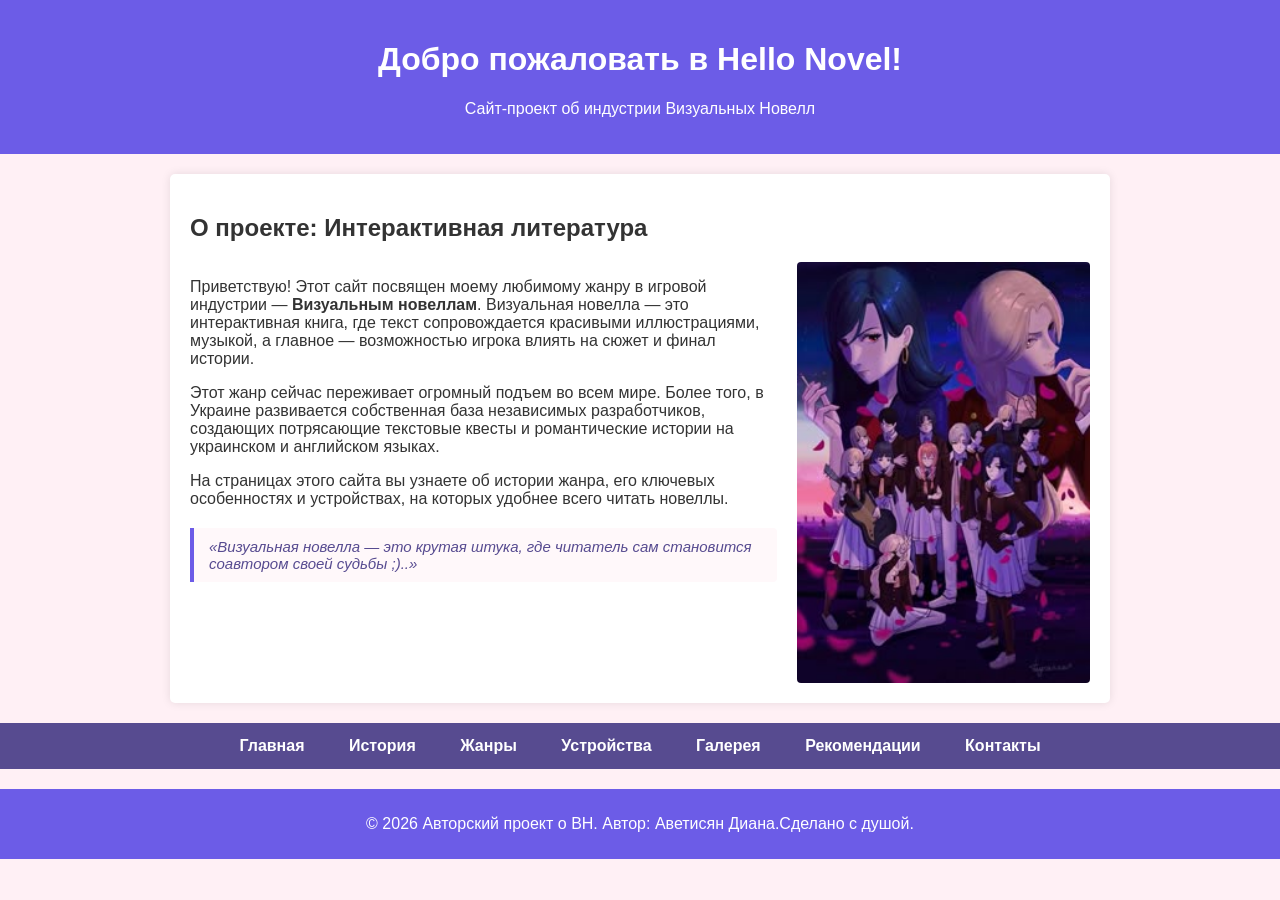
<file: index.html>
<!DOCTYPE html>
<html lang="ru">
<head>
    <meta charset="UTF-8">
    <meta name="viewport" content="width=device-width, initial-scale=1.0">
    <title>Визуальные Новеллы - Главная</title>
    <link rel="stylesheet" href="style.css">
</head>
<body>

    <header>
        <h1>Добро пожаловать в Hello Novel!</h1>
        <p>Сайт-проект об индустрии Визуальных Новелл</p>
    </header>
    <div class="container">
        <h2>О проекте: Интерактивная литература</h2>
        
        <!-- Главный блок, который разделит страницу на два боковых столбца -->
        <div class="main-content-block">
            
            <!-- Левая сторона: Текст -->
            <div class="main-text">
                <p>Приветствую! Этот сайт посвящен моему любимому жанру в игровой индустрии — <strong>Визуальным новеллам</strong>. Визуальная новелла — это интерактивная книга, где текст сопровождается красивыми иллюстрациями, музыкой, а главное — возможностью игрока влиять на сюжет и финал истории.</p>
                <p>Этот жанр сейчас переживает огромный подъем во всем мире. Более того, в Украине развивается собственная база независимых разработчиков, создающих потрясающие текстовые квесты и романтические истории на украинском и английском языках.</p>
                <p>На страницах этого сайта вы узнаете об истории жанра, его ключевых особенностях и устройствах, на которых удобнее всего читать новеллы. </p>
                
                <!-- Та самая простенькая, но интересная фишка: Цитата в рамке -->
                <div class="quote-box">
                    <p><em>«Визуальная новелла — это крутая штука, где читатель сам становится соавтором своей судьбы ;)..»</em></p>
                </div>
            </div>

            <!-- Правая сторона: Картинка, которая теперь будет СБОКУ -->
            <div class="main-sidebar-img">
                <img src="main.jpg" alt="Красивый арт из визуальной новеллы">
            </div>

        </div>
    </div>

    <nav>
        <ul>
            <li><a href="index.html">Главная</a></li>
            <li><a href="history.html">История</a></li>
            <li><a href="genres.html">Жанры</a></li>
            <li><a href="devices.html">Устройства</a></li>
            <li><a href="gallery.html">Галерея</a></li>
			<li><a href="recommendations.html">Рекомендации</a></li>
            <li><a href="contacts.html">Контакты</a></li>
        </ul>
    </nav>

        


    <footer>
        <p>&copy; 2026 Авторский проект о ВН. Автор: Аветисян Диана.Сделано с душой.</p>
    </footer>

</body>
</html>
</file>
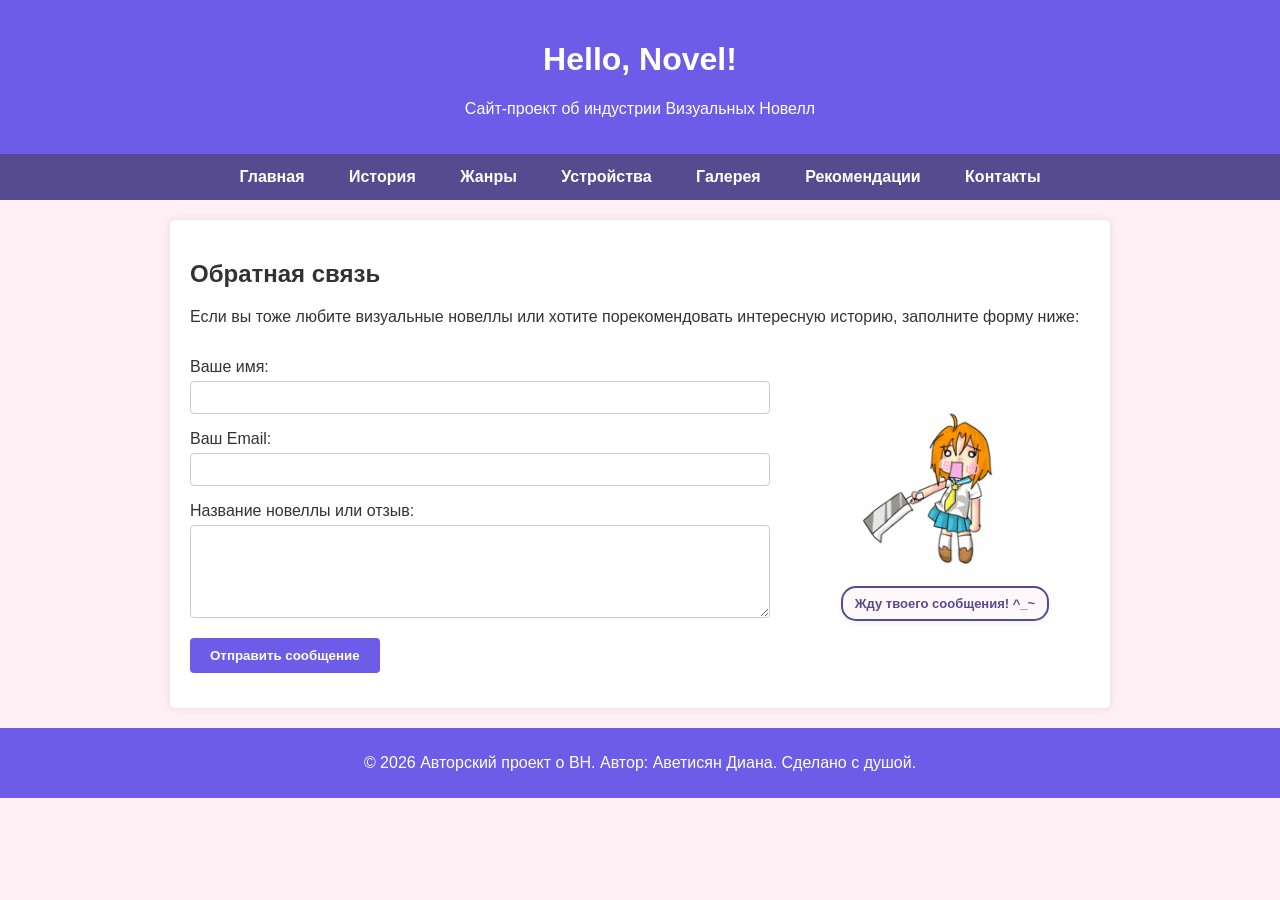
<file: contacts.html>
<!DOCTYPE html>
<html lang="ru">
<head>
    <meta charset="UTF-8">
    <meta name="viewport" content="width=device-width, initial-scale=1.0">
    <title>Визуальные новеллы - Контакты</title>
    <link rel="stylesheet" href="style.css">
</head>
<body>

    <header>
        <h1>Hello, Novel!</h1>
        <p>Сайт-проект об индустрии Визуальных Новелл</p>
    </header>

    <nav>
        <ul>
            <li><a href="index.html">Главная</a></li>
            <li><a href="history.html">История</a></li>
            <li><a href="genres.html">Жанры</a></li>
            <li><a href="devices.html">Устройства</a></li>
            <li><a href="gallery.html">Галерея</a></li>
			<li><a href="recommendations.html">Рекомендации</a></li>
            <li><a href="contacts.html">Контакты</a></li>
        </ul>
    </nav>

        <div class="container">
        <h2>Обратная связь</h2>
        <p>Если вы тоже любите визуальные новеллы или хотите порекомендовать интересную историю, заполните форму ниже:</p>
        
        <!-- Оборачиваем форму и чибика в один ряд -->
        <div class="genres-wrapper">
            
            <div class="genres-list">
                <form action="https://formspree.io/f/xzdwvzwy" method="POST">
                    <p>
                        <label>Ваше имя:<br>
                        <input type="text" name="username" required></label>
                    </p>
                    <p>
                        <label>Ваш Email:<br>
                        <input type="email" name="useremail" required></label>
                    </p>
                    <p>
                        <label>Название новеллы или отзыв:<br>
                        <textarea name="message" rows="5" required></textarea></label>
                    </p>
                    <p>
                        <input type="submit" value="Отправить сообщение">
                    </p>
                </form>
            </div>

            <!-- Наш чибик теперь живет здесь и постоянно плавно покачивается, никому не мешая! -->
            <div class="chibi-assistant">
                <img src="chibi.gif" alt="Танцующий чиби-помощник" class="chibi-img">
                <div class="chibi-bubble">
                    <p>Жду твоего сообщения! ^_~</p>
                </div>
            </div>

        </div>
    </div>

    <footer>
        <p>&copy; 2026 Авторский проект о ВН. Автор: Аветисян Диана. Сделано с душой.</p>
    </footer>

</body>
</html>
</file>
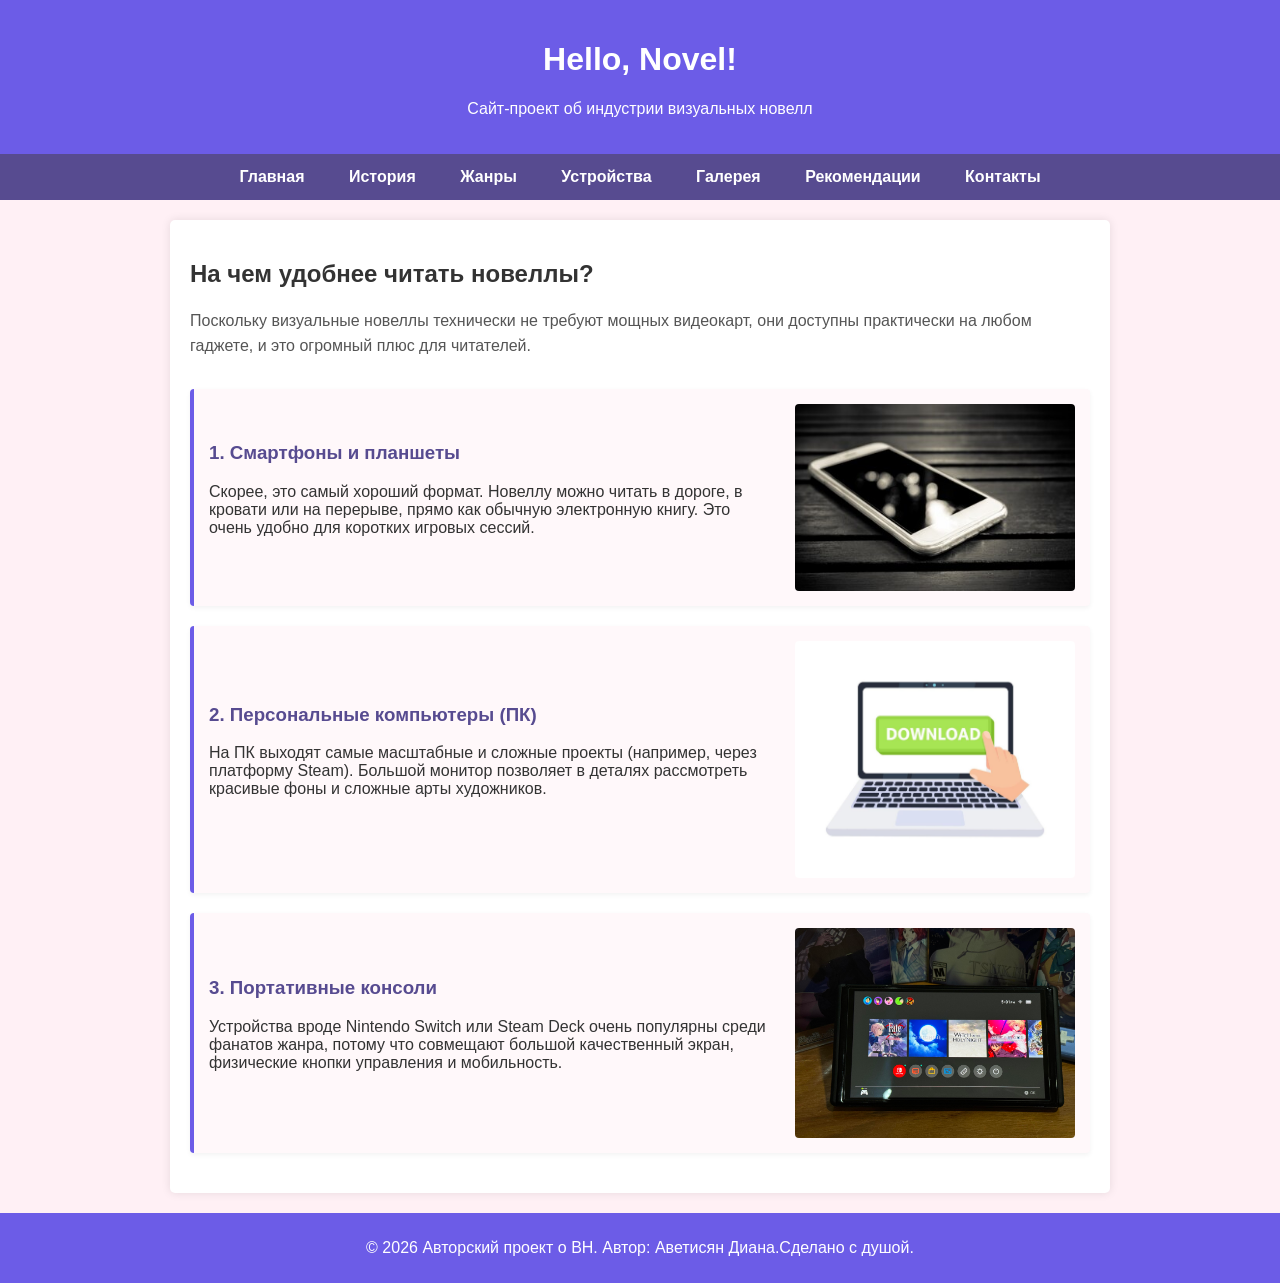
<file: devices.html>
<!DOCTYPE html>
<html lang="ru">
<head>
    <meta charset="UTF-8">
    <meta name="viewport" content="width=device-width, initial-scale=1.0">
    <title>Визуальные новеллы - Устройства</title>
    <link rel="stylesheet" href="style.css">
</head>
<body>

    <header>
        <h1>Hello, Novel!</h1>
        <p>Сайт-проект об индустрии визуальных новелл</p>
    </header>

    <nav>
        <ul>
            <li><a href="index.html">Главная</a></li>
            <li><a href="history.html">История</a></li>
            <li><a href="genres.html">Жанры</a></li>
            <li><a href="devices.html">Устройства</a></li>
            <li><a href="gallery.html">Галерея</a></li>
			<li><a href="recommendations.html">Рекомендации</a></li>
            <li><a href="contacts.html">Контакты</a></li>
        </ul>
    </nav>

        <div class="container">
        <h2>На чем удобнее читать новеллы?</h2>
        <p class="intro-text">Поскольку визуальные новеллы технически не требуют мощных видеокарт, они доступны практически на любом гаджете, и это огромный плюс для читателей.</p>
        
        <!Блок 1:Смартфоны>
        <div class="device-card">
            <div class="device-info">
                <h3>1. Смартфоны и планшеты</h3>
                <p>Скорее, это самый хороший формат. Новеллу можно читать в дороге, в кровати или на перерыве, прямо как обычную электронную книгу. Это очень удобно для коротких игровых сессий.</p>
            </div>
            <img src="dev_phone.jpg" alt="Новелла на телефоне" class="device-img">
        </div>

        <! Блок 2: ПК -->
        <div class="device-card reverse">
            <div class="device-info">
                <h3>2. Персональные компьютеры (ПК)</h3>
                <p>На ПК выходят самые масштабные и сложные проекты (например, через платформу Steam). Большой монитор позволяет в деталях рассмотреть красивые фоны и сложные арты художников.</p>
            </div>
            <img src="dev_pc.jpg" alt="Новелла на ПК" class="device-img">
        </div>

        <! Блок 3: Консоли>
        <div class="device-card">
            <div class="device-info">
                <h3>3. Портативные консоли</h3>
                <p>Устройства вроде Nintendo Switch или Steam Deck очень популярны среди фанатов жанра, потому что совмещают большой качественный экран, физические кнопки управления и мобильность.</p>
            </div>
            <img src="dev_console.jpg" alt="Новелла на консоли" class="device-img">
        </div>
    </div>


    <footer>
        <p>&copy; 2026 Авторский проект о ВН. Автор: Аветисян Диана.Сделано с душой.</p>
    </footer>

</body>
</html>
</file>
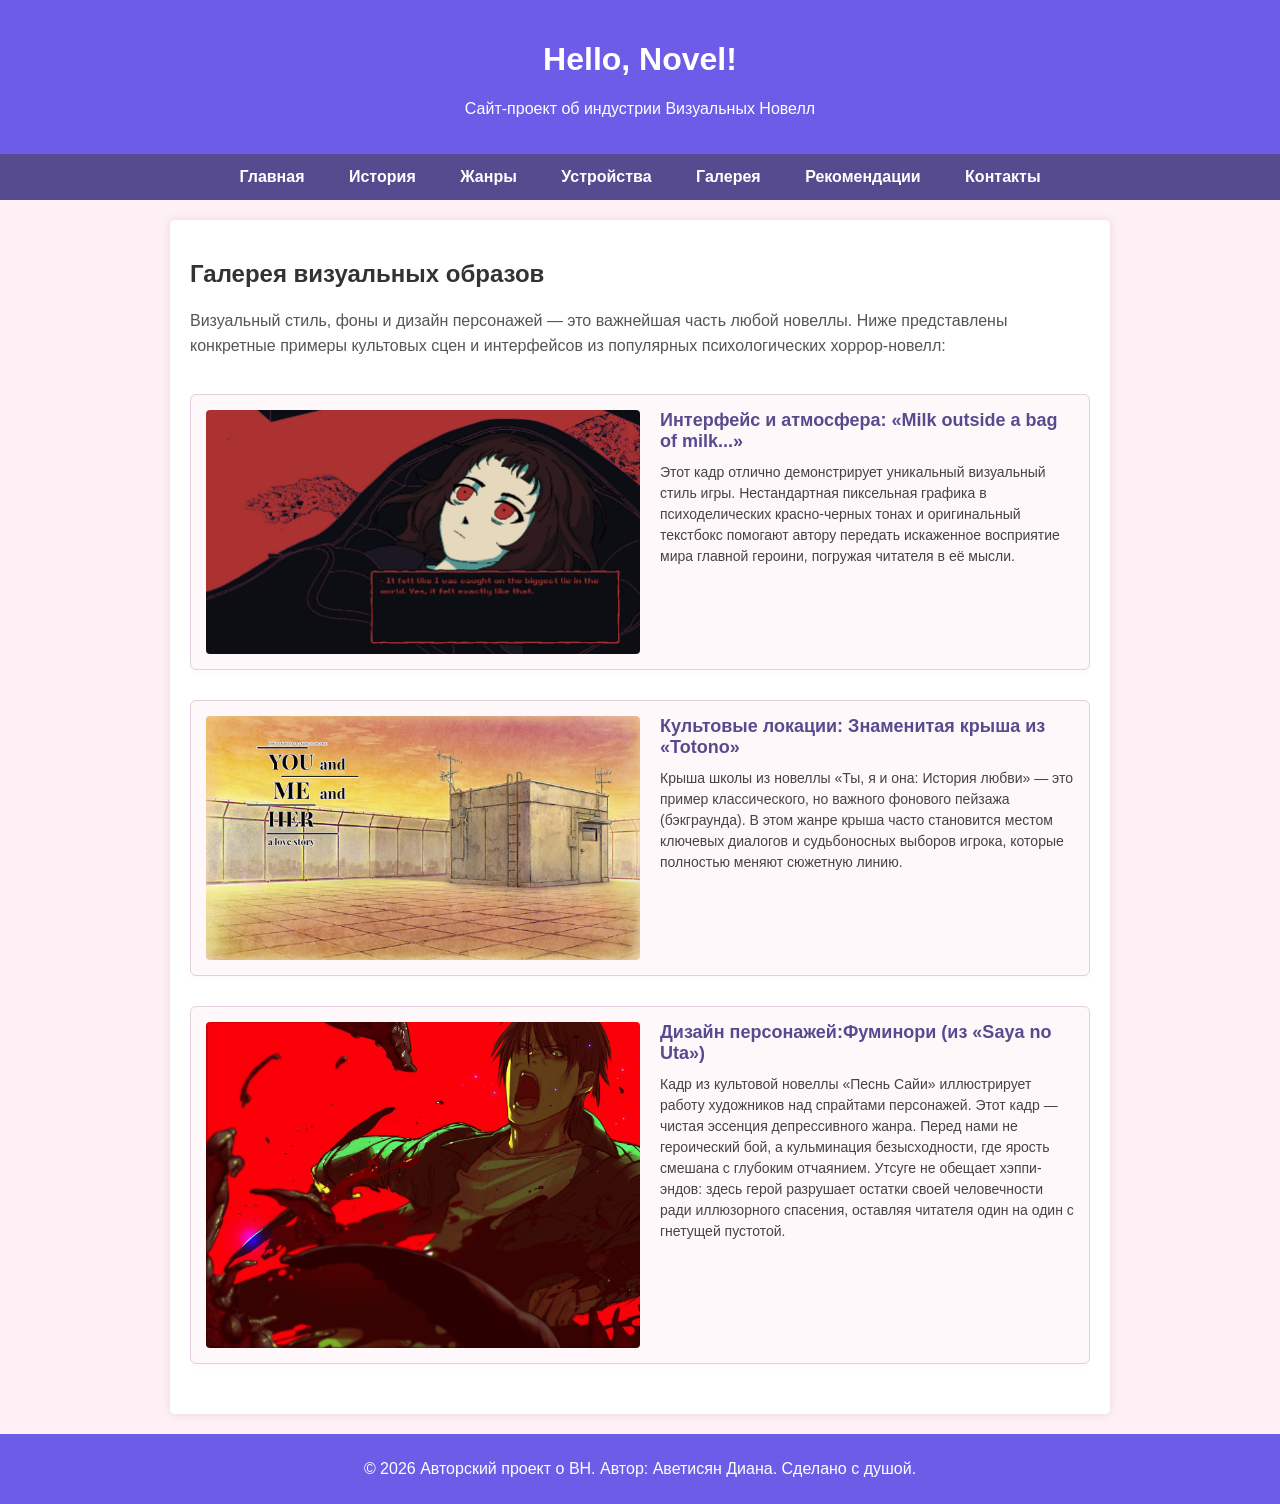
<file: gallery.html>
<!DOCTYPE html>
<html lang="ru">
<head>
    <meta charset="UTF-8">
    <meta name="viewport" content="width=device-width, initial-scale=1.0">
    <title>Визуальные новеллы - Галерея</title>
    <link rel="stylesheet" href="style.css">
</head>
<body>

    <header>
        <h1>Hello, Novel!</h1>
        <p>Сайт-проект об индустрии Визуальных Новелл</p>
    </header>

    <nav>
        <ul>
            <li><a href="index.html">Главная</a></li>
            <li><a href="history.html">История</a></li>
            <li><a href="genres.html">Жанры</a></li>
            <li><a href="devices.html">Устройства</a></li>
            <li><a href="gallery.html">Галерея</a></li>
			<li><a href="recommendations.html">Рекомендации</a></li>
            <li><a href="contacts.html">Контакты</a></li>
        </ul>
    </nav>

        <div class="container">
        <h2>Галерея визуальных образов</h2>
        <p class="gallery-intro">Визуальный стиль, фоны и дизайн персонажей — это важнейшая часть любой новеллы. Ниже представлены конкретные примеры культовых сцен и интерфейсов из популярных психологических хоррор-новелл:</p>
        
        <!-- Элемент галереи 1 — Milk outside a bag of milk -->
        <div class="gallery-item">
            <img src="slide1.jpg" alt="Кадр из новеллы Milk outside a bag of milk">
            <div class="gallery-desc">
                <h3>Интерфейс и атмосфера: «Milk outside a bag of milk...»</h3>
                <p>Этот кадр отлично демонстрирует уникальный визуальный стиль игры. Нестандартная пиксельная графика в психоделических красно-черных тонах и оригинальный текстбокс помогают автору передать искаженное восприятие мира главной героини, погружая читателя в её мысли.</p>
            </div>
        </div>

        <!-- Элемент галереи 2 — Ты, я и она: Любовная история -->
        <div class="gallery-item">
            <img src="slide2.jpg" alt="Знаменитая крыша из новеллы Ты я и она">
            <div class="gallery-desc">
                <h3>Культовые локации: Знаменитая крыша из «Totono»</h3>
                <p>Крыша школы из новеллы «Ты, я и она: История любви» — это пример классического, но важного фонового пейзажа (бэкграунда). В этом жанре крыша часто становится местом ключевых диалогов и судьбоносных выборов игрока, которые полностью меняют сюжетную линию.</p>
            </div>
        </div>

        <!-- Элемент галереи 3 — Песнь Сайи -->
        <div class="gallery-item">
            <img src="slide3.jpg" alt="Фуминори из Песни Сайи">
            <div class="gallery-desc">
                <h3>Дизайн персонажей:Фуминори (из «Saya no Uta»)</h3>
                <p>Кадр из культовой новеллы «Песнь Сайи» иллюстрирует работу художников над спрайтами персонажей. Этот кадр — чистая эссенция депрессивного жанра. Перед нами не героический бой, а кульминация безысходности, где ярость смешана с глубоким отчаянием. Утсуге не обещает хэппи-эндов: здесь герой разрушает остатки своей человечности ради иллюзорного спасения, оставляя читателя один на один с гнетущей пустотой.</p>
            </div>
        </div>

    </div>


    <footer>
        <p>&copy; 2026 Авторский проект о ВН. Автор: Аветисян Диана. Сделано с душой.</p>
    </footer>

</body>
</html>
</file>
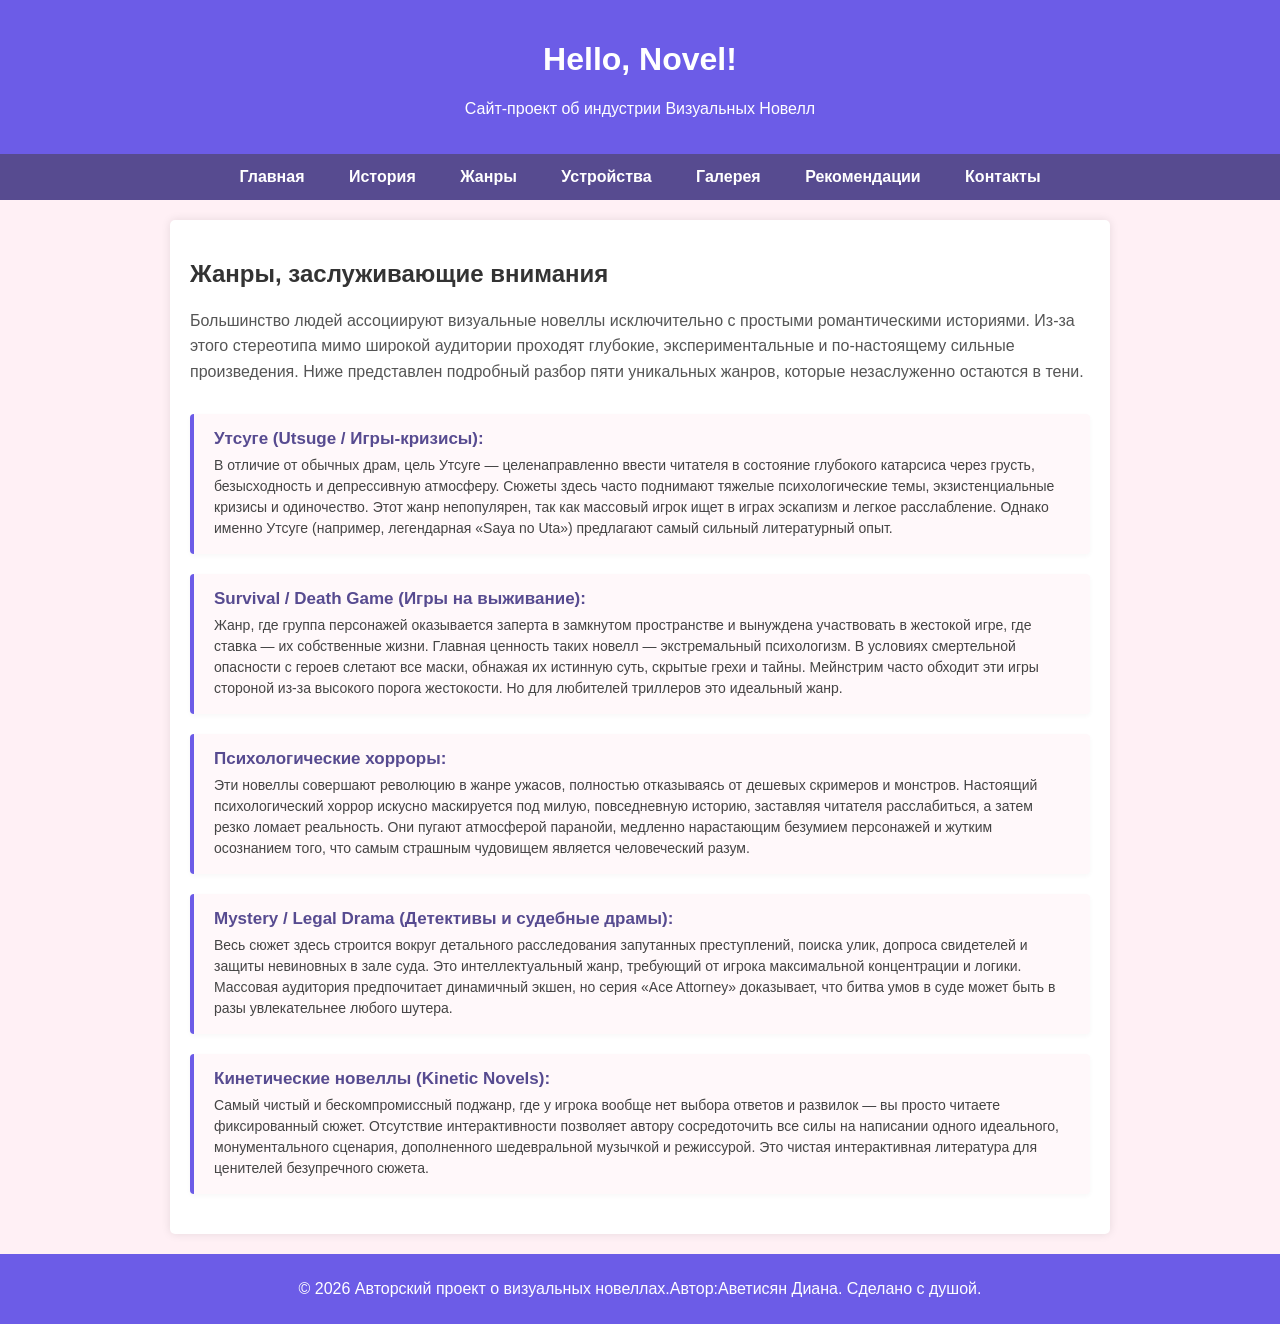
<file: genres.html>
<!DOCTYPE html>
<html lang="ru">
<head>
    <meta charset="UTF-8">
    <meta name="viewport" content="width=device-width, initial-scale=1.0">
    <title>Визуальные новеллы - Необычные Жанры</title>
    <link rel="stylesheet" href="style.css">
</head>
<body>

    <header>
        <h1>Hello, Novel!</h1>
        <p>Сайт-проект об индустрии Визуальных Новелл</p>
    </header>

    <nav>
        <ul>
            <li><a href="index.html">Главная</a></li>
            <li><a href="history.html">История</a></li>
            <li><a href="genres.html">Жанры</a></li>
            <li><a href="devices.html">Устройства</a></li>
            <li><a href="gallery.html">Галерея</a></li>
            <li><a href="recommendations.html">Рекомендации</a></li>
            <li><a href="contacts.html">Контакты</a></li>
        </ul>
    </nav>

    <div class="container">
        <h2>Жанры, заслуживающие внимания</h2>
        <p class="intro-text">Большинство людей ассоциируют визуальные новеллы исключительно с простыми романтическими историями. Из-за этого стереотипа мимо широкой аудитории проходят глубокие, экспериментальные и по-настоящему сильные произведения. Ниже представлен подробный разбор пяти уникальных жанров, которые незаслуженно остаются в тени.</p>
        
        <!-- Главный контейнер, который делит страницу на текст (слева) и длинное фото (справа) -->
        <div class="genres-page-layout">
            
            <!-- Левая колонка: Твои 5 карточек жанров -->
            <div class="genres-text-side">
                <ul>
                    <li class="genre-single-card">
                        <strong>Утсуге (Utsuge / Игры-кризисы):</strong>
                        <p>В отличие от обычных драм, цель Утсуге — целенаправленно ввести читателя в состояние глубокого катарсиса через грусть, безысходность и депрессивную атмосферу. Сюжеты здесь часто поднимают тяжелые психологические темы, экзистенциальные кризисы и одиночество. Этот жанр непопулярен, так как массовый игрок ищет в играх эскапизм и легкое расслабление. Однако именно Утсуге (например, легендарная «Saya no Uta») предлагают самый сильный литературный опыт.</p>
                    </li>
                    
                    <li class="genre-single-card">
                        <strong>Survival / Death Game (Игры на выживание):</strong>
                        <p>Жанр, где группа персонажей оказывается заперта в замкнутом пространстве и вынуждена участвовать в жестокой игре, где ставка — их собственные жизни. Главная ценность таких новелл — экстремальный психологизм. В условиях смертельной опасности с героев слетают все маски, обнажая их истинную суть, скрытые грехи и тайны. Мейнстрим часто обходит эти игры стороной из-за высокого порога жестокости. Но для любителей триллеров это идеальный жанр.</p>
                    </li>
                    
                    <li class="genre-single-card">
                        <strong>Психологические хорроры:</strong>
                        <p>Эти новеллы совершают революцию в жанре ужасов, полностью отказываясь от дешевых скримеров и монстров. Настоящий психологический хоррор искусно маскируется под милую, повседневную историю, заставляя читателя расслабиться, а затем резко ломает реальность. Они пугают атмосферой паранойи, медленно нарастающим безумием персонажей и жутким осознанием того, что самым страшным чудовищем является человеческий разум.</p>
                    </li>
                    
                    <li class="genre-single-card">
                        <strong>Mystery / Legal Drama (Детективы и судебные драмы):</strong>
                        <p>Весь сюжет здесь строится вокруг детального расследования запутанных преступлений, поиска улик, допроса свидетелей и защиты невиновных в зале суда. Это интеллектуальный жанр, требующий от игрока максимальной концентрации и логики. Массовая аудитория предпочитает динамичный экшен, но серия «Ace Attorney» доказывает, что битва умов в суде может быть в разы увлекательнее любого шутера.</p>
                    </li>
                    
                    <li class="genre-single-card">
                        <strong>Кинетические новеллы (Kinetic Novels):</strong>
                        <p>Самый чистый и бескомпромиссный поджанр, где у игрока вообще нет выбора ответов и развилок — вы просто читаете фиксированный сюжет. Отсутствие интерактивности позволяет автору сосредоточить все силы на написании одного идеального, монументального сценария, дополненного шедевральной музычкой и режиссурой. Это чистая интерактивная литература для ценителей безупречного сюжета.</p>
                    </li>
                </ul>
            </div>

                              







                





    </div>
</div>

    </div>

    <footer>
        <p>&copy; 2026 Авторский проект о визуальных новеллах.Автор:Аветисян Диана. Сделано с душой.</p>
    </footer>

</body>
</html>
</file>
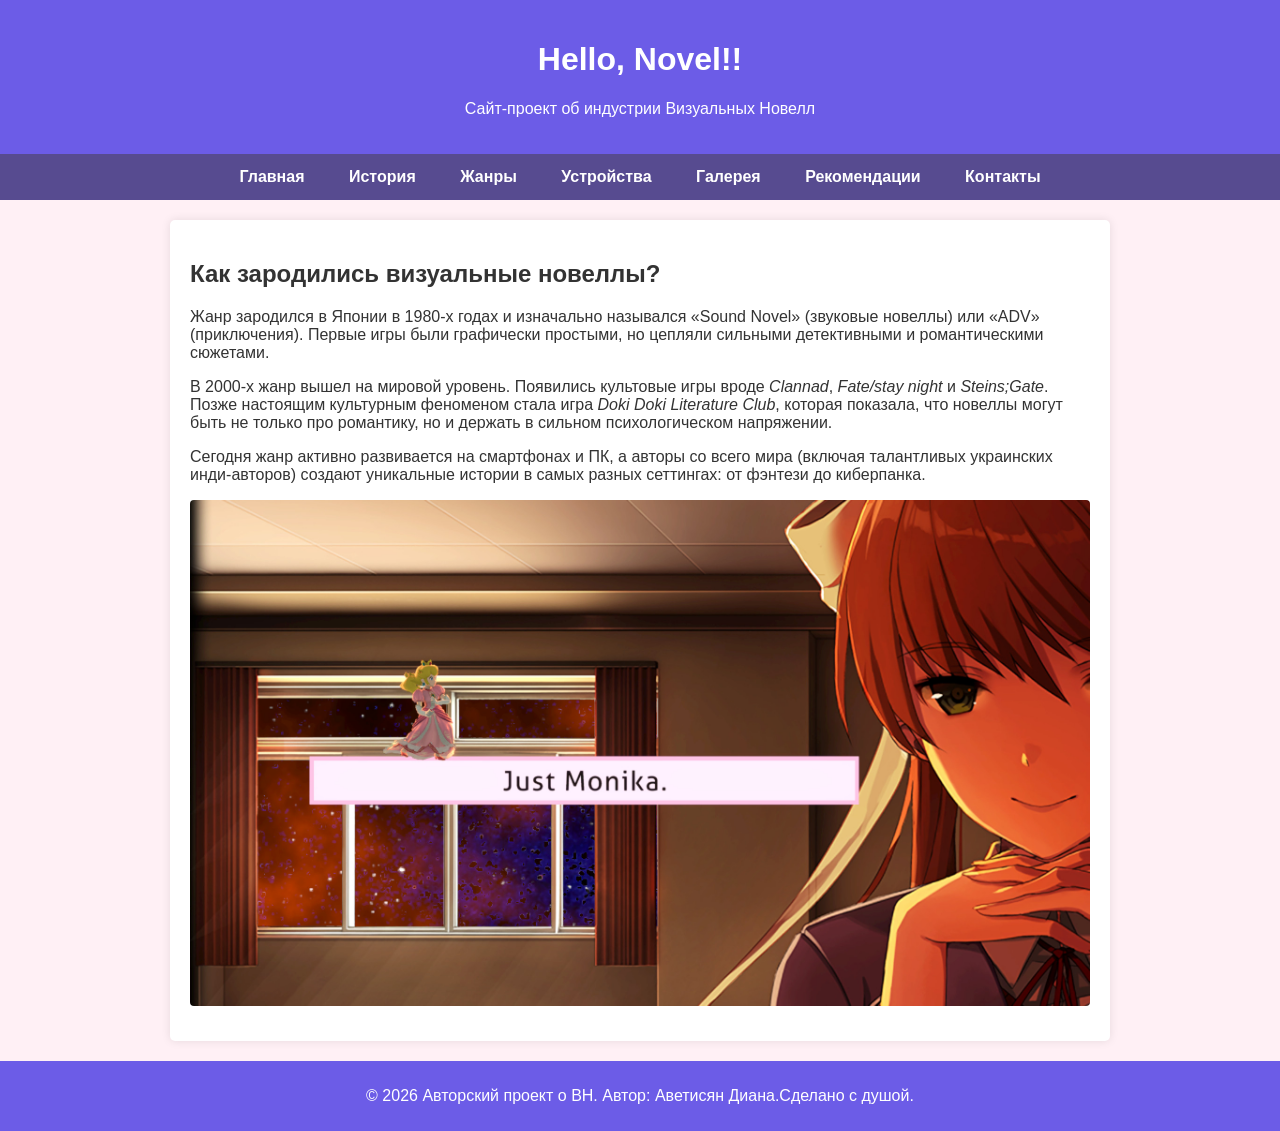
<file: history.html>
<!DOCTYPE html>
<html lang="ru">
<head>
    <meta charset="UTF-8">
    <meta name="viewport" content="width=device-width, initial-scale=1.0">
    <title>Визуальные Новеллы - История</title>
    <link rel="stylesheet" href="style.css">
</head>
<body>

    <header>
        <h1>Hello, Novel!!</h1>
        <p>Сайт-проект об индустрии Визуальных Новелл</p>
    </header>

    <nav>
        <ul>
            <li><a href="index.html" >Главная</a></li>
            <li><a href="history.html">История</a></li>
            <li><a href="genres.html">Жанры</a></li>
            <li><a href="devices.html">Устройства</a></li>
            <li><a href="gallery.html">Галерея</a></li>
			<li><a href="recommendations.html">Рекомендации</a></li>
            <li><a href="contacts.html">Контакты</a></li>
        </ul>
    </nav>

            <div class="container">
        <h2>Как зародились визуальные новеллы?</h2>
        <p>Жанр зародился в Японии в 1980-х годах и изначально назывался «Sound Novel» (звуковые новеллы) или «ADV» (приключения). Первые игры были графически простыми, но цепляли сильными детективными и романтическими сюжетами.</p>
        <p>В 2000-х жанр вышел на мировой уровень. Появились культовые игры вроде <em>Clannad</em>, <em>Fate/stay night</em> и <em>Steins;Gate</em>. Позже настоящим культурным феноменом стала игра <em>Doki Doki Literature Club</em>, которая показала, что новеллы могут быть не только про романтику, но и держать в сильном психологическом напряжении.</p>
        <p>Сегодня жанр активно развивается на смартфонах и ПК, а авторы со всего мира (включая талантливых украинских инди-авторов) создают уникальные истории в самых разных сеттингах: от фэнтези до киберпанка.</p>
        <img src="history.jpg" alt="Эволюция графики новелл">
    </div>



    <footer>
        <p>&copy; 2026 Авторский проект о ВН. Автор: Аветисян Диана.Сделано с душой.</p>
    </footer>

</body>
</html>
</file>
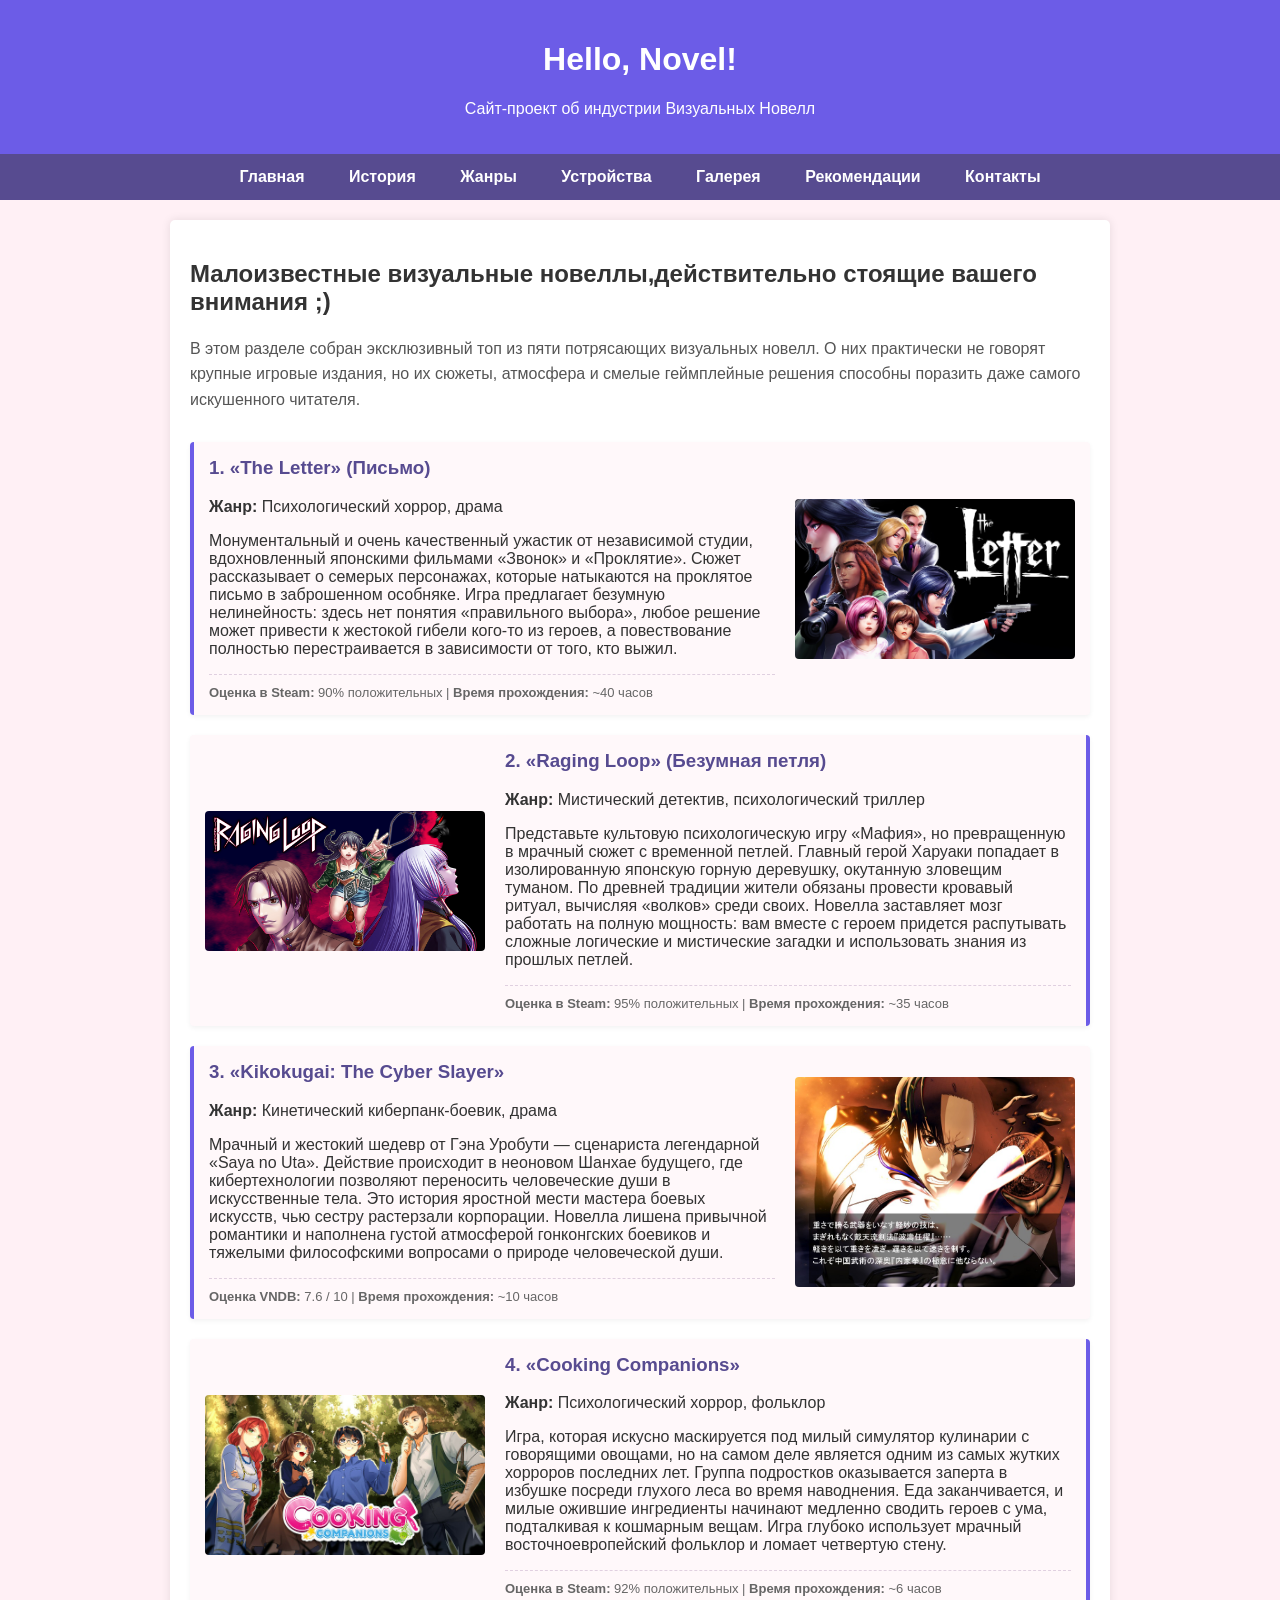
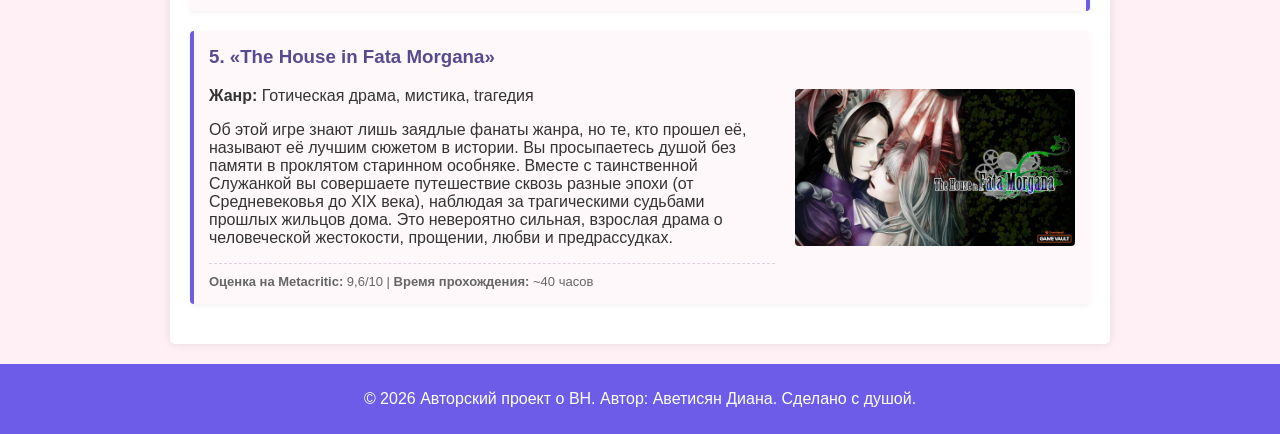
<file: recommendations.html>
<!DOCTYPE html>
<html lang="ru">
<head>
    <meta charset="UTF-8">
    <meta name="viewport" content="width=device-width, initial-scale=1.0">
    <title>Визуальные новеллы - Рекомендации</title>
    <link rel="stylesheet" href="style.css">
</head>
<body>

    <header>
        <h1>Hello, Novel!</h1>
        <p>Сайт-проект об индустрии Визуальных Новелл </p>
    </header>

    <nav>
        <ul>
            <li><a href="index.html">Главная</a></li>
            <li><a href="history.html">История</a></li>
            <li><a href="genres.html">Жанры</a></li>
            <li><a href="devices.html">Устройства</a></li>
            <li><a href="gallery.html">Галерея</a></li>
            <li><a href="recommendations.html">Рекомендации</a></li>
            <li><a href="contacts.html">Контакты</a></li>
        </ul>
    </nav>

    <div class="container">
        <h2>Малоизвестные визуальные новеллы,действительно стоящие вашего внимания ;)</h2>
        <p class="intro-text">В этом разделе собран эксклюзивный топ из пяти потрясающих визуальных новелл. О них практически не говорят крупные игровые издания, но их сюжеты, атмосфера и смелые геймплейные решения способны поразить даже самого искушенного читателя.</p>
        
        <!-- Игра 1 -->
        <div class="device-card">
            <div class="device-info">
                <h3>1. «The Letter» (Письмо)</h3>
                <p><strong>Жанр:</strong> Психологический хоррор, драма</p>
                <p>Монументальный и очень качественный ужастик от независимой студии, вдохновленный японскими фильмами «Звонок» и «Проклятие». Сюжет рассказывает о семерых персонажах, которые натыкаются на проклятое письмо в заброшенном особняке. Игра предлагает безумную нелинейность: здесь нет понятия «правильного выбора», любое решение может привести к жестокой гибели кого-то из героев, а повествование полностью перестраивается в зависимости от того, кто выжил.</p>
                <div class="game-meta">
                    <strong>Оценка в Steam:</strong> 90% положительных | <strong>Время прохождения:</strong> ~40 часов
                </div>
            </div>
            <img src="rec1.jpg" alt="Постер игры The Letter" class="device-img">
        </div>

        <!-- Игра 2 -->
        <div class="device-card reverse-card">
            <div class="device-info">
                <h3>2. «Raging Loop» (Безумная петля)</h3>
                <p><strong>Жанр:</strong> Мистический детектив, психологический триллер</p>
                <p>Представьте культовую психологическую игру «Мафия», но превращенную в мрачный сюжет с временной петлей. Главный герой Харуаки попадает в изолированную японскую горную деревушку, окутанную зловещим туманом. По древней традиции жители обязаны провести кровавый ритуал, вычисляя «волков» среди своих. Новелла заставляет мозг работать на полную мощность: вам вместе с героем придется распутывать сложные логические и мистические загадки и использовать знания из прошлых петлей.</p>
                <div class="game-meta">
                    <strong>Оценка в Steam:</strong> 95% положительных | <strong>Время прохождения:</strong> ~35 часов
                </div>
            </div>
            <img src="rec2.jpg" alt="Постер игры Raging Loop" class="device-img">
        </div>

        <!-- Игра 3 -->
        <div class="device-card">
            <div class="device-info">
                <h3>3. «Kikokugai: The Cyber Slayer»</h3>
                <p><strong>Жанр:</strong> Кинетический киберпанк-боевик, драма</p>
                <p>Мрачный и жестокий шедевр от Гэна Уробути — сценариста легендарной «Saya no Uta». Действие происходит в неоновом Шанхае будущего, где кибертехнологии позволяют переносить человеческие души в искусственные тела. Это история яростной мести мастера боевых искусств, чью сестру растерзали корпорации. Новелла лишена привычной романтики и наполнена густой атмосферой гонконгских боевиков и тяжелыми философскими вопросами о природе человеческой души.</p>
                <div class="game-meta">
                    <strong>Оценка VNDB:</strong> 7.6 / 10 | <strong>Время прохождения:</strong> ~10 часов
                </div>
            </div>
            <img src="rec3.jpg" alt="Постер игры Kikokugai" class="device-img">
        </div>

        <!-- Игра 4 -->
        <div class="device-card reverse-card">
            <div class="device-info">
                <h3>4. «Cooking Companions»</h3>
                <p><strong>Жанр:</strong> Психологический хоррор, фольклор</p>
                <p>Игра, которая искусно маскируется под милый симулятор кулинарии с говорящими овощами, но на самом деле является одним из самых жутких хорроров последних лет. Группа подростков оказывается заперта в избушке посреди глухого леса во время наводнения. Еда заканчивается, и милые ожившие ингредиенты начинают медленно сводить героев с ума, подталкивая к кошмарным вещам. Игра глубоко использует мрачный восточноевропейский фольклор и ломает четвертую стену.</p>
                <div class="game-meta">
                    <strong>Оценка в Steam:</strong> 92% положительных | <strong>Время прохождения:</strong> ~6 часов
                </div>
            </div>
            <img src="rec4.jpg" alt="Постер игры Cooking Companions" class="device-img">
        </div>

        <!-- Игра 5 -->
        <div class="device-card">
            <div class="device-info">
                <h3>5. «The House in Fata Morgana»</h3>
                <p><strong>Жанр:</strong> Готическая драма, мистика, traгедия</p>
                <p>Об этой игре знают лишь заядлые фанаты жанра, но те, кто прошел её, называют её лучшим сюжетом в истории. Вы просыпаетесь душой без памяти в проклятом старинном особняке. Вместе с таинственной Служанкой вы совершаете путешествие сквозь разные эпохи (от Средневековья до XIX века), наблюдая за трагическими судьбами прошлых жильцов дома. Это невероятно сильная, взрослая драма о человеческой жестокости, прощении, любви и предрассудках.</p>
                <div class="game-meta">
                    <strong>Оценка на Metacritic:</strong> 9,6/10 | <strong>Время прохождения:</strong> ~40 часов
                </div>
            </div>
            <img src="rec5.jpg" alt="Постер игры Fata Morgana" class="device-img">
        </div>

    </div>

    <footer>
        <p>&copy; 2026 Авторский проект о ВН. Автор: Аветисян Диана. Сделано с душой.</p>
    </footer>

</body>
</html>
</file>
<file: style.css>
body {
    font-family: Arial, sans-serif;
    margin: 0;
    padding: 0;
    background-color: #fff0f5; 
    color: #333;
}

header {
    background-color: #6c5ce7; 
    color: white;
    text-align: center;
    padding: 20px 0;
}

nav {
    background-color: #574b90; 
    text-align: center;
}

nav ul {
    list-style-type: none; 
    margin: 0;
    padding: 0;
}

nav li {
    display: inline-block; 
}

nav a {
    display: block;
    color: white;
    padding: 14px 20px;
    text-decoration: none; 
    font-weight: bold;
    transition: background-color 0.3s ease; 
}

nav a:hover {
    background-color: #1abc9c; 
}

.container {
    max-width: 900px;
    margin: 20px auto; 
    padding: 20px;
    background-color: white;
    box-shadow: 0 0 10px rgba(0,0,0,0.1); 
    border-radius: 5px;
}

footer {
    background-color: #6c5ce7;
    color: white;
    text-align: center;
    padding: 10px 0;
    margin-top: 20px;
}

img {
    max-width: 100%;
    height: auto;
    display: block;
    margin: 15px auto;
    border-radius: 4px;
    transition: transform 0.4s ease, box-shadow 0.4s ease;
}

img:hover {
    transform: scale(1.03); 
    box-shadow: 0 5px 15px rgba(0,0,0,0.3); 
}

.main-content-block {
    display: flex; 
    gap: 20px;
    align-items: flex-start;
}

.main-text {
    flex: 2; 
}

.main-sidebar-img {
    flex: 1; 
}

.main-sidebar-img img {
    width: 100%;
    margin: 0;
}

.quote-box {
    background-color: #fff8fa;
    border-left: 4px solid #6c5ce7; 
    padding: 10px 15px;
    margin-top: 20px;
    border-radius: 0 4px 4px 0;
}

.quote-box p {
    margin: 0;
    color: #574b90;
    font-size: 15px;
}

.genres-wrapper {
    display: flex; 
    gap: 30px;
    align-items: center;
}

.genres-list {
    flex: 2;
}

.genres-list ul li {
    margin-bottom: 25px; 
    line-height: 1.6;
    list-style-type: none; 
}

.genres-list ul li p {
    margin: 5px 0 0 0; 
    color: #444; 
    font-size: 14px;
}

.chibi-assistant {
    flex: 1;
    text-align: center;
}

.chibi-img {
    max-width: 200px;
    margin: 0 auto;
    animation: floatChibi 3s ease-in-out infinite;
}

.chibi-bubble {
    background: #fff8fa;
    border: 2px solid #574b90;
    padding: 8px 12px;
    border-radius: 15px;
    margin-top: 10px;
    display: inline-block;
    box-shadow: 0 3px 6px rgba(0,0,0,0.05);
}

.chibi-bubble p {
    margin: 0;
    font-size: 13px;
    font-weight: bold;
    color: #574b90;
}

@keyframes floatChibi {
    0% { transform: translateY(0px); }
    50% { transform: translateY(-10px); } 
    100% { transform: translateY(0px); }
}

.intro-text {
    font-size: 16px;
    line-height: 1.6;
    margin-bottom: 30px;
    color: #555;
}

.device-card {
    background: #fff8fa;
    border-left: 4px solid #6c5ce7;
    padding: 15px;
    margin-bottom: 20px;
    border-radius: 4px;
    box-shadow: 0 2px 5px rgba(0,0,0,0.05);
    display: flex;
    gap: 20px;
    align-items: center;
}

.reverse-card {
    flex-direction: row-reverse;
    border-left: none;
    border-right: 4px solid #6c5ce7; 
}

.device-info {
    flex: 2; 
}

.device-info h3 {
    margin-top: 0;
    color: #574b90;
}

.device-img {
    flex: 1;
    max-width: 280px; 
    height: auto;
    margin: 0 !important;
}

.game-meta {
    margin-top: 12px;
    padding-top: 10px;
    border-top: 1px dashed #e0d0e0;
    font-size: 13px;
    color: #666;
}

form p {
    margin-bottom: 15px;
}

input[type="text"], input[type="email"], textarea {
    width: 100%;
    padding: 8px;
    margin-top: 5px;
    box-sizing: border-box;
    border: 1px solid #ccc;
    border-radius: 4px;
    transition: border-color 0.3s;
}

input[type="text"]:focus, input[type="email"]:focus, textarea:focus {
    border-color: #6c5ce7; 
    outline: none;
}

input[type="submit"] {
    background-color: #6c5ce7;
    color: white;
    padding: 10px 20px;
    border: none;
    border-radius: 4px;
    cursor: pointer;
    font-weight: bold;
    transition: background-color 0.3s;
}

input[type="submit"]:hover {
    background-color: #1abc9c;
}

.gallery-intro {
    font-size: 16px;
    line-height: 1.6;
    margin-bottom: 35px;
    color: #555;
}

.gallery-item {
    display: flex; 
    gap: 20px;
    align-items: flex-start;
    background: #fff8fa;
    border: 1px solid #e0d0e0;
    border-radius: 6px;
    padding: 15px;
    margin-bottom: 30px;
    box-shadow: 0 3px 6px rgba(0,0,0,0.02);
}

.gallery-item img {
    max-width: 50% !important; 
    margin: 0 !important; 
}

.gallery-desc {
    flex: 1; 
    padding: 0;
}

.gallery-desc h3 {
    margin: 0 0 10px 0;
    color: #574b90;
    font-size: 18px;
}

.gallery-desc p {
    margin: 0;
    line-height: 1.5;
    color: #444;
    font-size: 14px;
}

@media (max-width: 768px) {
    .main-content-block, .genres-wrapper, .device-card, .reverse-card {
        flex-direction: column;
    }
    .device-img {
        max-width: 100%;
    }
}

@media (max-width: 600px) {
    nav li {
        display: block; 
    }
    .container {
        margin: 10px;
        padding: 15px;
    }
    .gallery-item {
        flex-direction: column;
    }
    .gallery-item img {
        max-width: 100% !important;
    }
}
.genres-list ul {
    padding: 0;
    margin: 0;
}

.genres-list ul li {
    background: #fff8fa; /* Нежный пастельный фон для каждого жанра */
    border-left: 4px solid #6c5ce7; /* Фиолетовая декоративная линия слева */
    padding: 15px 20px;
    margin-bottom: 25px;
    border-radius: 4px;
    box-shadow: 0 2px 5px rgba(0,0,0,0.03); /* Легкая тень */
}

.genres-list ul li strong {
    display: block;
    font-size: 18px;
    color: #574b90; /* Делаем заголовок жанра красивым темно-фиолетовым */
    margin-bottom: 8px;
}
.genres-list ul li {
    transition: transform 0.3s ease, box-shadow 0.3s ease; /* Подготавливаем карточку к плавной анимации */
}

.genres-list ul li:hover {
    transform: translateY(-3px); /* Картинка плавно приподнимается вверх на 3 пикселя */
    box-shadow: 0 5px 15px rgba(108, 92, 231, 0.15); /* Появляется мягкая фиолетовая тень */
    background-color: #fffbfc; /* Фон становится чуточку светлее при наведении */
}
/* Двухколоночный макет для Жанров */
.genres-page-layout {
    display: flex;
    gap: 25px;
    align-items: stretch; /* Растягивает обе колонки на одинаковую высоту */
}

.genres-text-side {
    flex: 2.3; /* Текст занимает больше места */
}

.genres-text-side ul {
    padding: 0;
    margin: 0;
}

/* Оформление карточек жанров */
.genre-single-card {
    background: #fff8fa;
    border-left: 4px solid #6c5ce7;
    padding: 15px 20px;
    margin-bottom: 20px;
    border-radius: 4px;
    box-shadow: 0 2px 5px rgba(0,0,0,0.03);
    list-style-type: none;
    transition: transform 0.3s ease, box-shadow 0.3s ease;
}

.genre-single-card:hover {
    transform: translateX(5px); /* При наведении карточка плавно сдвигается чуть вправо */
    box-shadow: 0 5px 15px rgba(108, 92, 231, 0.12);
    background-color: #fffbfc;
}

.genre-single-card strong {
    display: block;
    font-size: 17px;
    color: #574b90;
    margin-bottom: 6px;
}

.genre-single-card p {
    margin: 0;
    color: #444;
    font-size: 14px;
    line-height: 1.5;
}

.genres-image-side {
    flex: 1.8;
    background-image: url("genres_long.jpg");
    background-size: cover;
    background-position: center top;
    background-color: #fff0f5; /* ВОТ ЭТА СТРОЧКА: она уберет черную пустоту снизу, сделав фон пастельным! */
    border-radius: 6px;
    min-height: 600px;
}





}


/* Адаптивность для мобилок: картинка уйдет под текст, чтобы не сминаться в узкую полоску */
@media (max-width: 768px) {
    .genres-page-layout {
        flex-direction: column;
    }
    .long-sidebar-img {
        height: 300px; /* На телефонах она станет обычной горизонтальной картинкой */
    }
}
</file>
